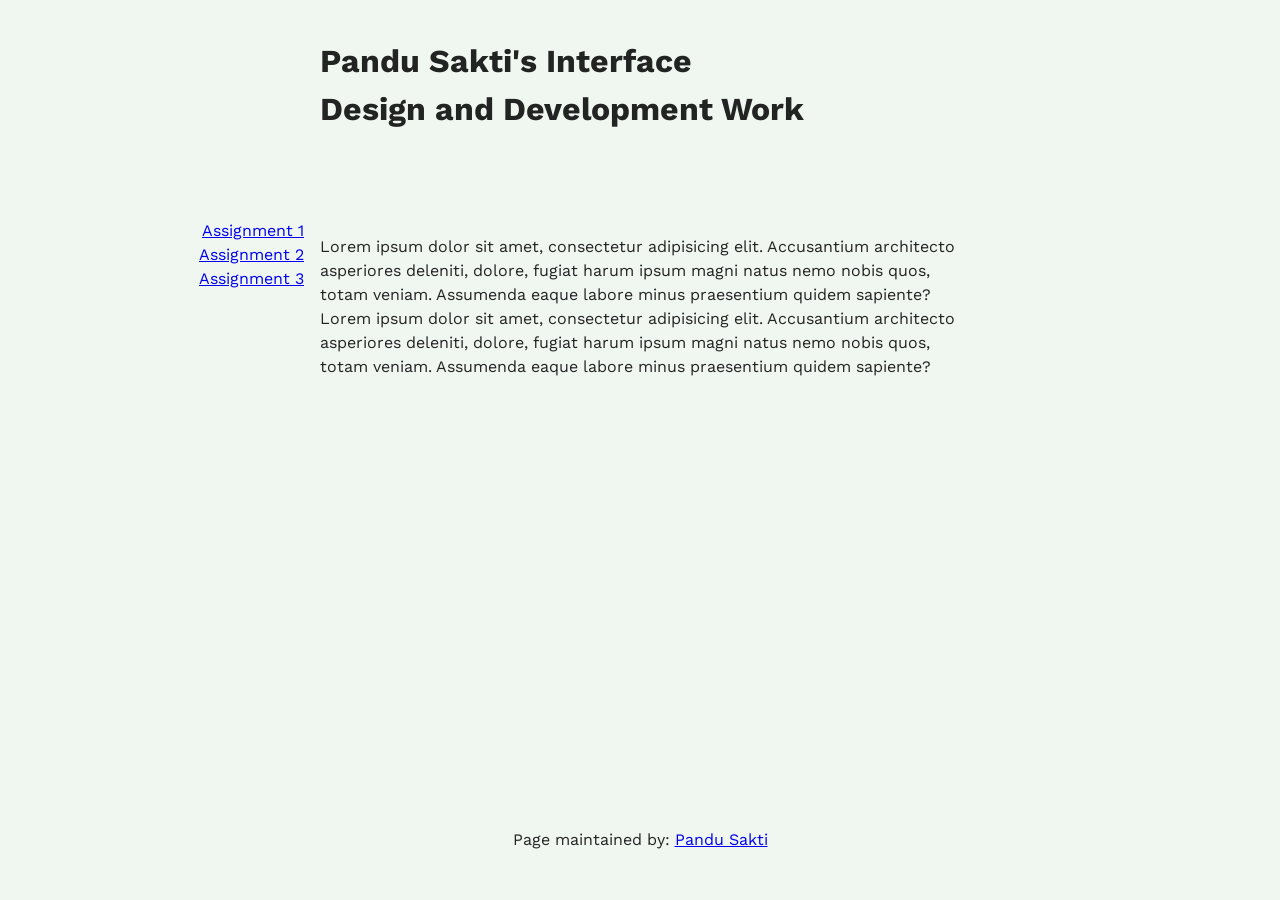
<file: index.html>
<!doctype html>
<html lang="en">
<head>
    <meta charset="UTF-8">
    <meta name="viewport"
          content="width=device-width, user-scalable=no, initial-scale=1.0, maximum-scale=1.0, minimum-scale=1.0">
    <meta http-equiv="X-UA-Compatible" content="ie=edge">

<!-- !!!!! -->
<!--    change this to refer to your specific page  -->
    <title>Pandu's Work Index</title>

<!-- !!!!! -->
<!--  change this to your preferred icon  -->
    <!-- favicon was sourced from favicon.io but the original graphics are copyright 2020 Twitter, Inc
    and other contributors -->
    <!-- They are licensed under CC-BY 4.0 as linked below -->
    <!-- https://creativecommons.org/licenses/by/4.0/ -->
    <link rel="icon" type="image/png" href="./assets/icons/favicon.png">

    <link rel="stylesheet" href="css/reset.css">
    <link rel="stylesheet" href="css/style.css">
</head>
<body>

    <header>
<!-- !!!!! -->
<!--    change this to your preferred online name  -->
        <h1>Pandu Sakti's Interface Design and Development Work</h1>
    </header>

    <div class="mainNavContainer">

        <nav>
            <a href="Assignment1.html">Assignment 1</a>
            <a href="Assignment2.html">Assignment 2</a>
            <a href="Assignment3.html">Assignment 3</a>
        </nav>

        <main>
            <section id="intro-section">
                <p> Lorem ipsum dolor sit amet, consectetur adipisicing elit. Accusantium architecto asperiores deleniti, dolore, fugiat harum ipsum magni natus nemo nobis quos, totam veniam. Assumenda eaque labore minus praesentium quidem sapiente?Lorem ipsum dolor sit amet, consectetur adipisicing elit. Accusantium architecto asperiores deleniti, dolore, fugiat harum ipsum magni natus nemo nobis quos, totam veniam. Assumenda eaque labore minus praesentium quidem sapiente?</p>
            </section>
        </main>

        <!-- this is an empty element which helps with spacing -->
        <aside></aside>

    </div>

    <footer>
        <p>
<!-- !!!!! -->
<!--    change this to your preferred online name and update link to refer to your github page  -->
            Page maintained by:
            <a href="https://github.com/pandurmit" target="_blank">
            Pandu Sakti
            </a>
            <a href="link miro"
                Community of Practice Documentation
        </p>
    </footer>
</body>
</html>
</file>
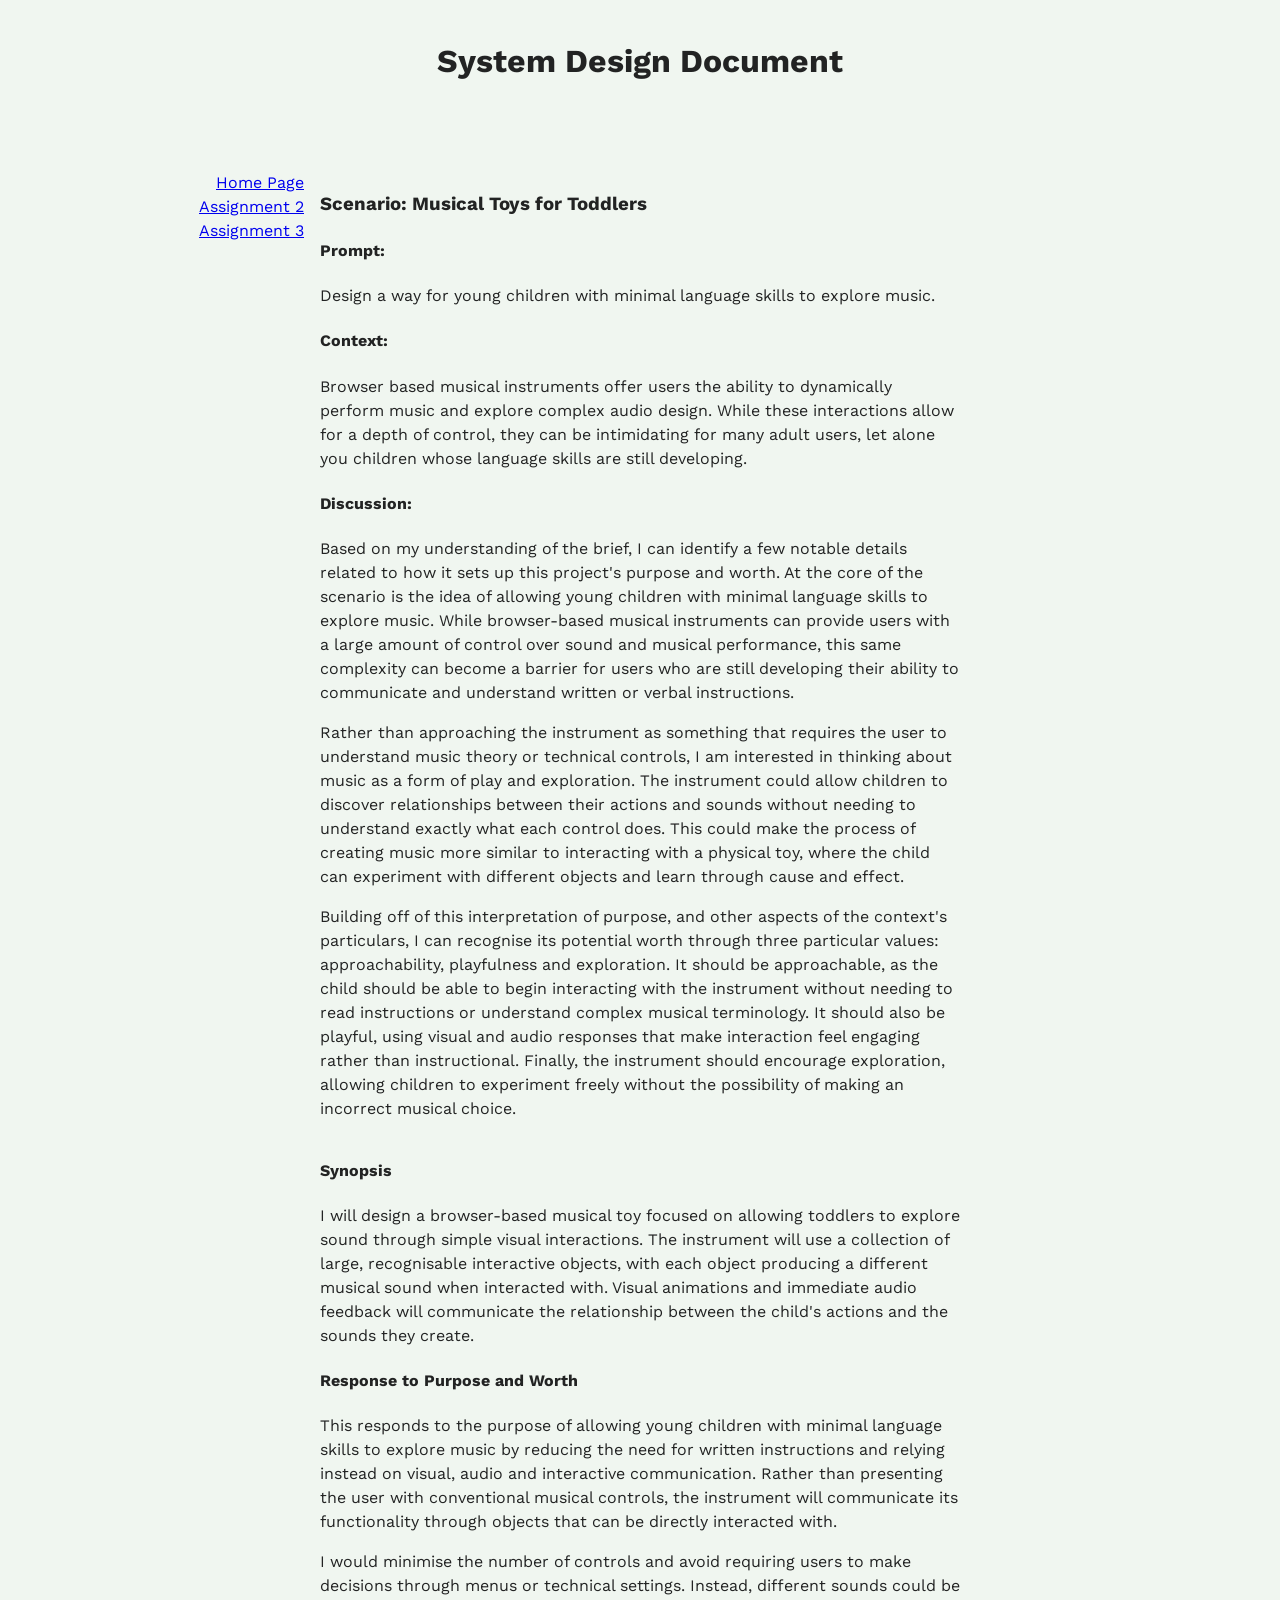
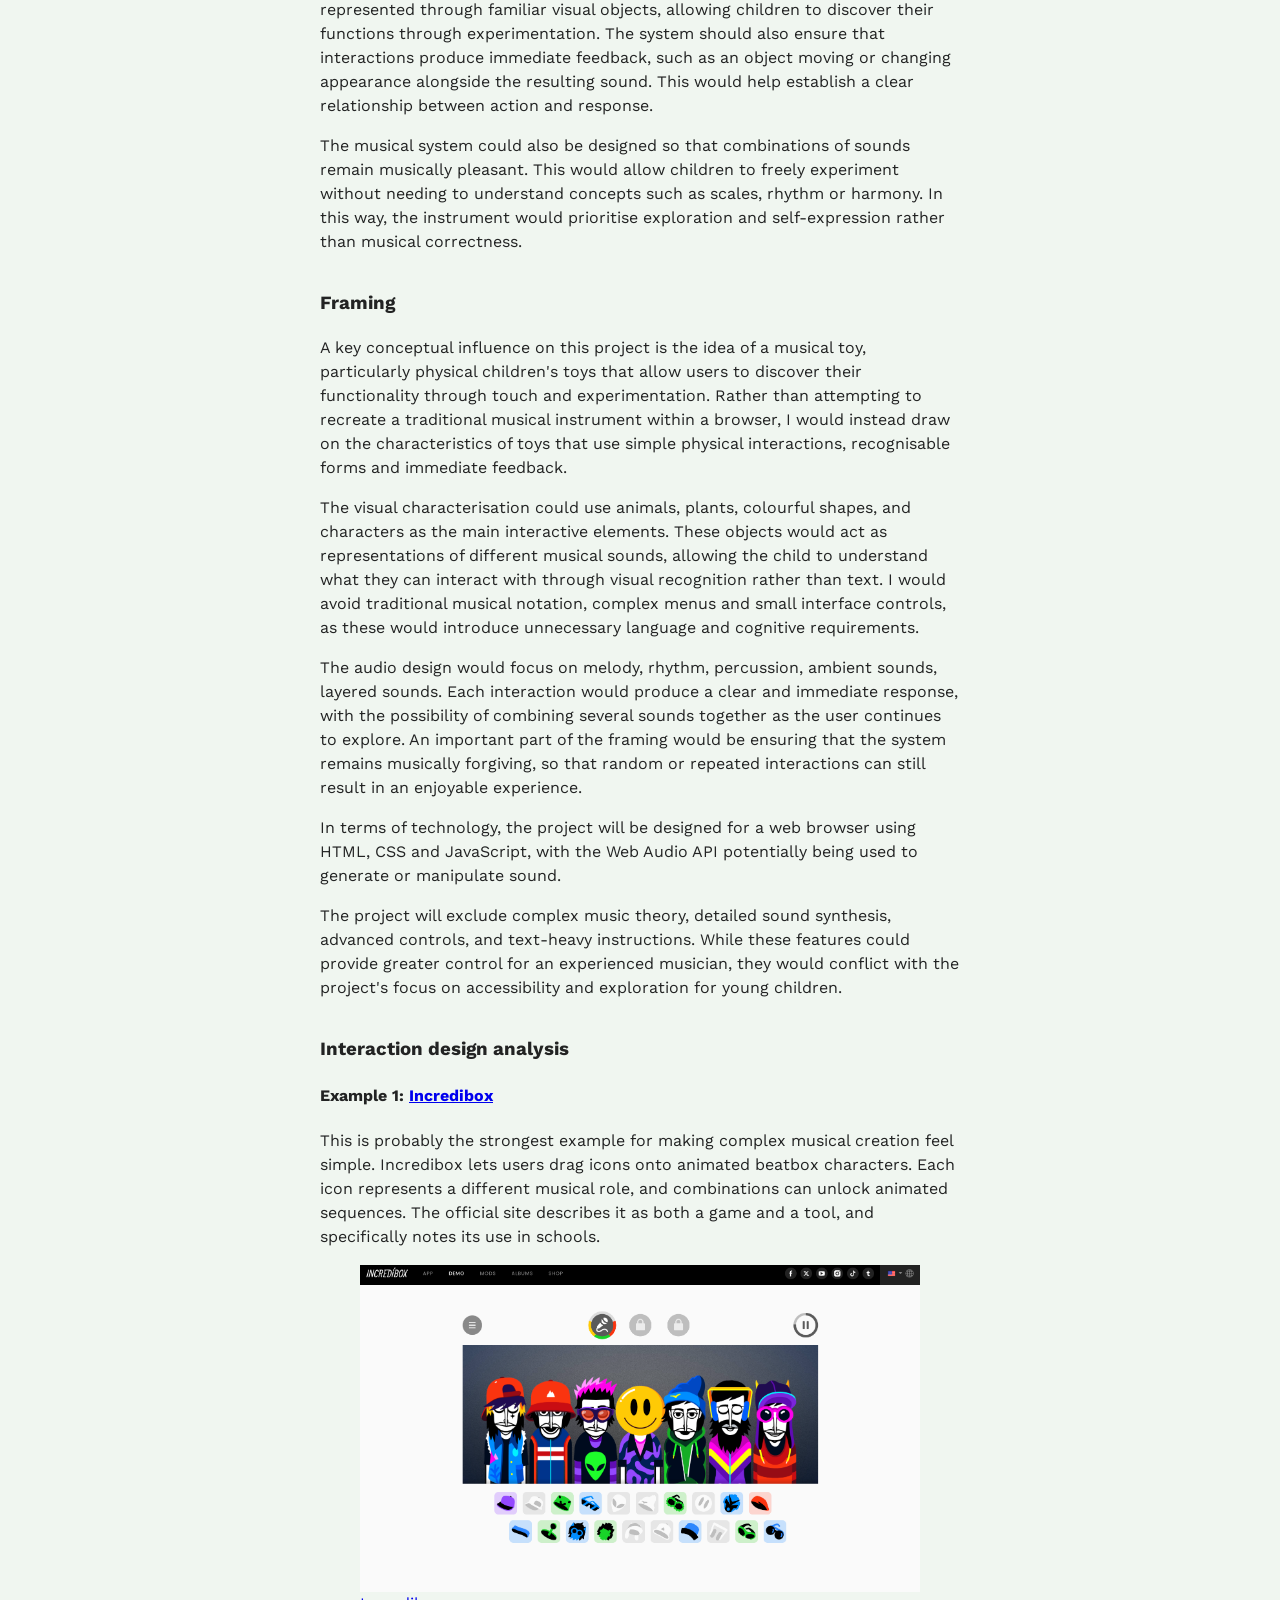
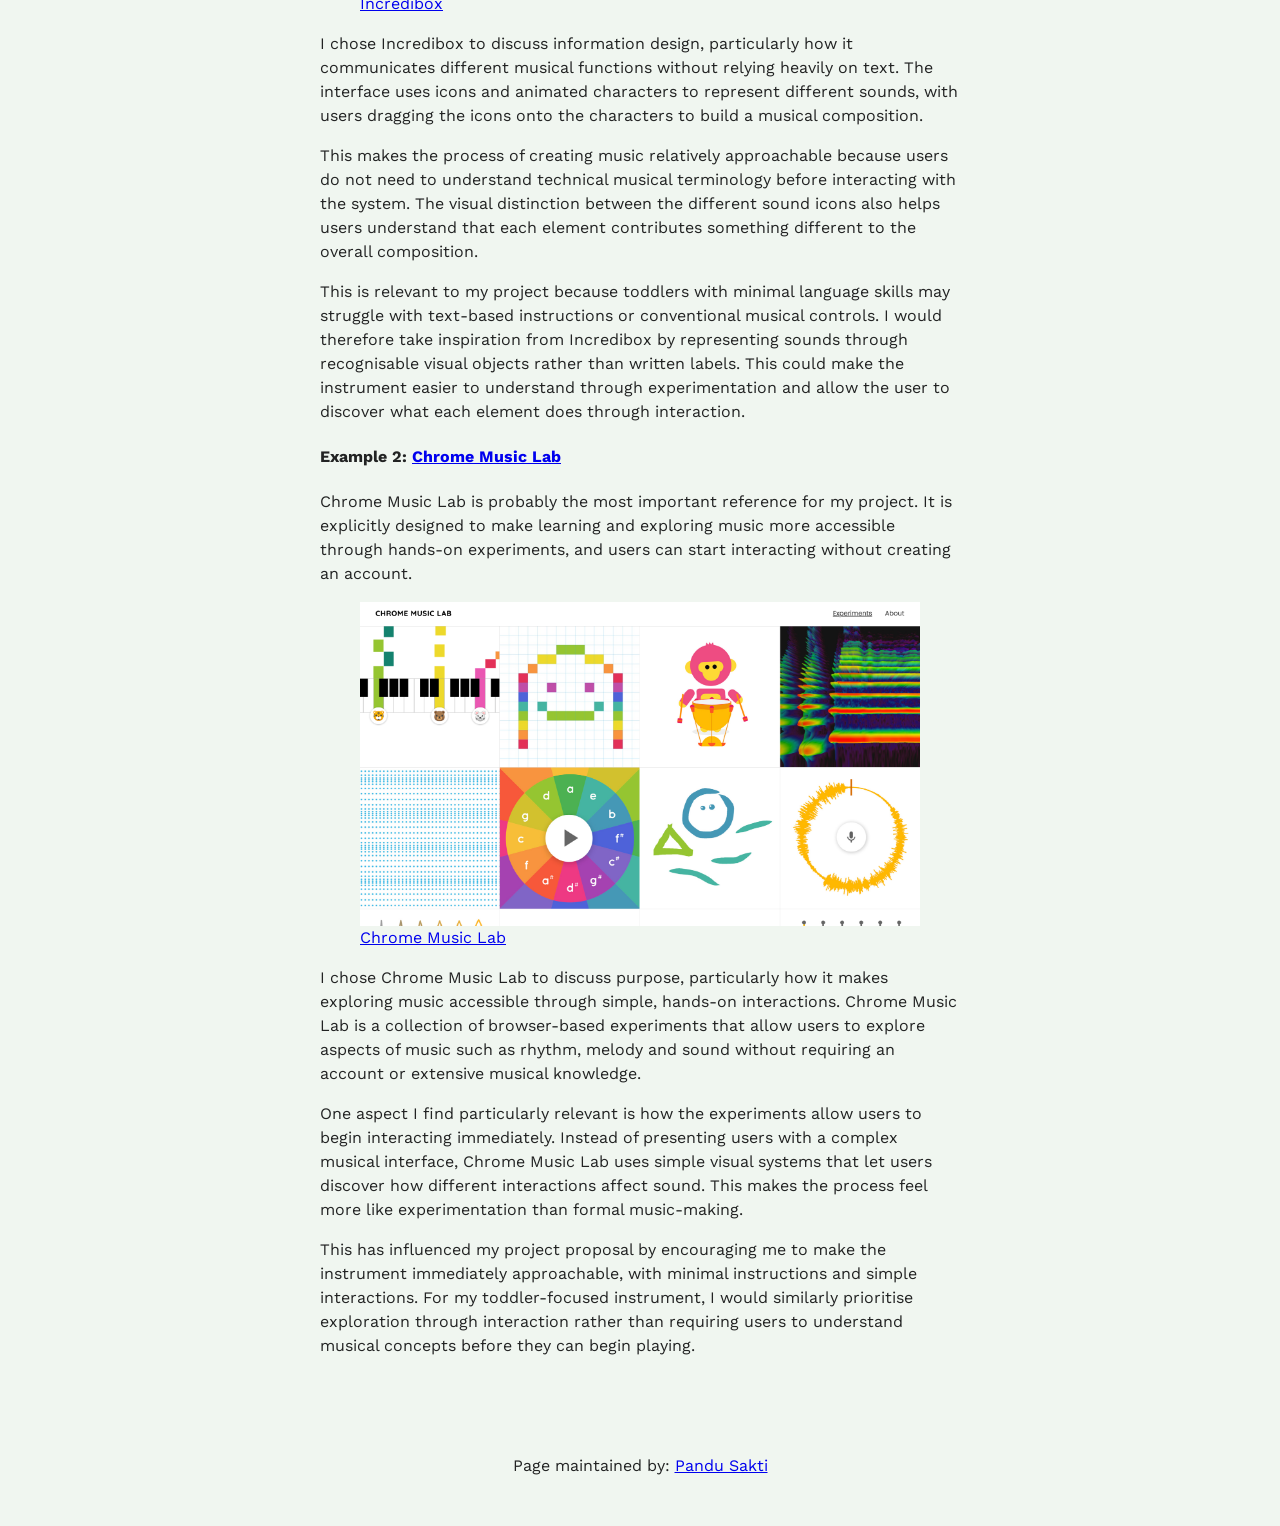
<file: Assignment1.html>
<!doctype html>
<html lang="en">
<head>
    <meta charset="UTF-8">
    <meta name="viewport"
          content="width=device-width, user-scalable=no, initial-scale=1.0, maximum-scale=1.0, minimum-scale=1.0">
    <meta http-equiv="X-UA-Compatible" content="ie=edge">

<!-- !!!!! -->
<!--    change this to refer to your specific page  -->
    <title>Assightment 1</title>

<!-- !!!!! -->
<!--  change this to your preferred icon  -->
    <!-- favicon was sourced from favicon.io but the original graphics are copyright 2020 Twitter, Inc
    and other contributors -->
    <!-- They are licensed under CC-BY 4.0 as linked below -->
    <!-- https://creativecommons.org/licenses/by/4.0/ -->
    <link rel="icon" type="image/png" href="./assets/icons/favicon.png">

    <link rel="stylesheet" href="css/reset.css">
    <link rel="stylesheet" href="css/style.css">
</head>
<body>

    <header>
<!-- !!!!! -->
<!--    change this to your preferred online name  -->
        <h1>System Design Document</h1>
    </header>

    <div class="mainNavContainer">

        <nav>
            <a href="index.html">Home Page</a>
            <a href="Assignment2.html">Assignment 2</a>
            <a href="Assignment3.html">Assignment 3</a>
        </nav>

        <main>

            <section id="scenario-section">

                <h3>Scenario: Musical Toys for Toddlers</h3>

                <h4>Prompt:</h4>

                <p>Design a way for young children with minimal language skills to explore music.</p>

                <h4>Context:</h4>

                <p>
                    Browser based musical instruments offer users the ability to dynamically perform music and explore complex audio design. While these interactions allow for a depth of control, they can be intimidating for many adult users, let alone you children whose language skills are still developing.
                </p>

                <h4>Discussion:</h4>

                <p>
                    Based on my understanding of the brief, I can identify a few notable details related to how it sets up this project's purpose and worth. At the core of the scenario is the idea of allowing young children with minimal language skills to explore music. While browser-based musical instruments can provide users with a large amount of control over sound and musical performance, this same complexity can become a barrier for users who are still developing their ability to communicate and understand written or verbal instructions.
                </p>

                <p>
                    Rather than approaching the instrument as something that requires the user to understand music theory or technical controls, I am interested in thinking about music as a form of play and exploration. The instrument could allow children to discover relationships between their actions and sounds without needing to understand exactly what each control does. This could make the process of creating music more similar to interacting with a physical toy, where the child can experiment with different objects and learn through cause and effect.
                </p>

                <p>
                    Building off of this interpretation of purpose, and other aspects of the context's particulars, I can recognise its potential worth through three particular values: approachability, playfulness and exploration. It should be approachable, as the child should be able to begin interacting with the instrument without needing to read instructions or understand complex musical terminology. It should also be playful, using visual and audio responses that make interaction feel engaging rather than instructional. Finally, the instrument should encourage exploration, allowing children to experiment freely without the possibility of making an incorrect musical choice.
                </p>

            </section>

            <section>

                <h4>Synopsis</h4>

                <p>
                    I will design a browser-based musical toy focused on allowing toddlers to explore sound through simple visual interactions. The instrument will use a collection of large, recognisable interactive objects, with each object producing a different musical sound when interacted with. Visual animations and immediate audio feedback will communicate the relationship between the child's actions and the sounds they create.
                </p>

                <h4>Response to Purpose and Worth</h4>

                <p>
                    This responds to the purpose of allowing young children with minimal language skills to explore music by reducing the need for written instructions and relying instead on visual, audio and interactive communication. Rather than presenting the user with conventional musical controls, the instrument will communicate its functionality through objects that can be directly interacted with.
                </p>

                <p>
                    I would minimise the number of controls and avoid requiring users to make decisions through menus or technical settings. Instead, different sounds could be represented through familiar visual objects, allowing children to discover their functions through experimentation. The system should also ensure that interactions produce immediate feedback, such as an object moving or changing appearance alongside the resulting sound. This would help establish a clear relationship between action and response.
                </p>

                <p>
                    The musical system could also be designed so that combinations of sounds remain musically pleasant. This would allow children to freely experiment without needing to understand concepts such as scales, rhythm or harmony. In this way, the instrument would prioritise exploration and self-expression rather than musical correctness.
                </p>

            </section>

            <section>
                <h3>Framing</h3>
                <p>
                    A key conceptual influence on this project is the idea of a musical toy, particularly physical children's toys that allow users to discover their functionality through touch and experimentation. Rather than attempting to recreate a traditional musical instrument within a browser, I would instead draw on the characteristics of toys that use simple physical interactions, recognisable forms and immediate feedback.
                </p>

                <p>
                    The visual characterisation could use animals, plants, colourful shapes, and characters as the main interactive elements. These objects would act as representations of different musical sounds, allowing the child to understand what they can interact with through visual recognition rather than text. I would avoid traditional musical notation, complex menus and small interface controls, as these would introduce unnecessary language and cognitive requirements.
                </p>

                <p>
                    The audio design would focus on melody, rhythm, percussion, ambient sounds, layered sounds. Each interaction would produce a clear and immediate response, with the possibility of combining several sounds together as the user continues to explore. An important part of the framing would be ensuring that the system remains musically forgiving, so that random or repeated interactions can still result in an enjoyable experience.
                </p>

                <p>
                    In terms of technology, the project will be designed for a web browser using HTML, CSS and JavaScript, with the Web Audio API potentially being used to generate or manipulate sound. 
                </p>

                <p>
                    The project will exclude complex music theory, detailed sound synthesis, advanced controls, and text-heavy instructions. While these features could provide greater control for an experienced musician, they would conflict with the project's focus on accessibility and exploration for young children.
                </p>
             

            </section>

            <section>
                <h3>Interaction design analysis</h3>
                <h4>
                    Example 1:
                    <a href="https://www.incredibox.com" target="_blank">Incredibox</a>
                </h4>
                <p>
                    This is probably the strongest example for making complex musical creation feel simple. Incredibox lets users drag icons onto animated beatbox characters. Each icon represents a different musical role, and combinations can unlock animated sequences. The official site describes it as both a game and a tool, and specifically notes its use in schools.
                </p>

                <figure>
                    <img src="./assets/images/incredibox ss.png" alt="screen shot of Incredibox UI">
                    <figcaption>
                        <a href="https://www.incredibox.com">Incredibox</a>
                    </figcaption>
                </figure>

                <p>
                    I chose Incredibox to discuss information design, particularly how it communicates different musical functions without relying heavily on text. The interface uses icons and animated characters to represent different sounds, with users dragging the icons onto the characters to build a musical composition.
                </p>
                <p>
                    This makes the process of creating music relatively approachable because users do not need to understand technical musical terminology before interacting with the system. The visual distinction between the different sound icons also helps users understand that each element contributes something different to the overall composition.
                </p>
                <p>
                    This is relevant to my project because toddlers with minimal language skills may struggle with text-based instructions or conventional musical controls. I would therefore take inspiration from Incredibox by representing sounds through recognisable visual objects rather than written labels. This could make the instrument easier to understand through experimentation and allow the user to discover what each element does through interaction.
                </p>
                 <h4>
                    Example 2:
                    <a href="https://musiclab.chromeexperiments.com" target="_blank">Chrome Music Lab</a>
                </h4>
                <p>
                    Chrome Music Lab is probably the most important reference for my project. It is explicitly designed to make learning and exploring music more accessible through hands-on experiments, and users can start interacting without creating an account.
                </p>

                <figure>
                    <img src="./assets/images/Chrome music lab.png" alt="screen shot of Chrome Music Lab UI">
                    <figcaption>
                        <a href="https://musiclab.chromeexperiments.com">Chrome Music Lab</a>
                    </figcaption>
                </figure>

                <p>
                    I chose Chrome Music Lab to discuss purpose, particularly how it makes exploring music accessible through simple, hands-on interactions. Chrome Music Lab is a collection of browser-based experiments that allow users to explore aspects of music such as rhythm, melody and sound without requiring an account or extensive musical knowledge.
                </p>
                <p>
                    One aspect I find particularly relevant is how the experiments allow users to begin interacting immediately. Instead of presenting users with a complex musical interface, Chrome Music Lab uses simple visual systems that let users discover how different interactions affect sound. This makes the process feel more like experimentation than formal music-making.
                </p>
                <p>
                    This has influenced my project proposal by encouraging me to make the instrument immediately approachable, with minimal instructions and simple interactions. For my toddler-focused instrument, I would similarly prioritise exploration through interaction rather than requiring users to understand musical concepts before they can begin playing.
                </p>
            </section>

        </main>
    
        <!-- this is an empty element which helps with spacing -->
        <aside></aside>

    </div>

    <footer>
        <p>
<!-- !!!!! -->
<!--    change this to your preferred online name and update link to refer to your github page  -->
            Page maintained by:
            <a href="https://github.com/pandurmit" target="_blank">
            Pandu Sakti
            </a>
            <a href="link miro"
                Community of Practice Documentation
        </p>
    </footer>
</body>
</html>
</file>
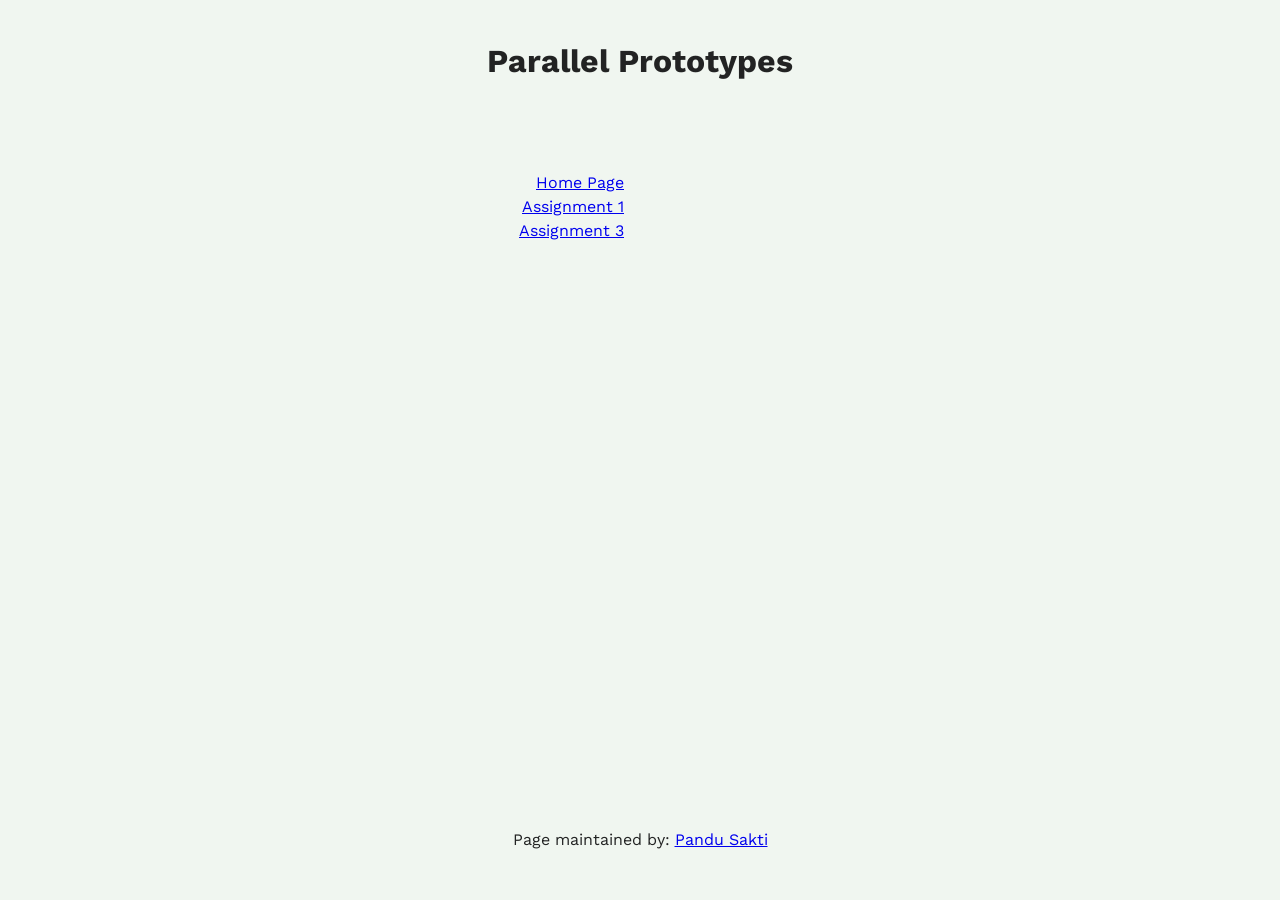
<file: Assignment2.html>
<!doctype html>
<html lang="en">
<head>
    <meta charset="UTF-8">
    <meta name="viewport"
          content="width=device-width, user-scalable=no, initial-scale=1.0, maximum-scale=1.0, minimum-scale=1.0">
    <meta http-equiv="X-UA-Compatible" content="ie=edge">

<!-- !!!!! -->
<!--    change this to refer to your specific page  -->
    <title>Assightment 2</title>

<!-- !!!!! -->
<!--  change this to your preferred icon  -->
    <!-- favicon was sourced from favicon.io but the original graphics are copyright 2020 Twitter, Inc
    and other contributors -->
    <!-- They are licensed under CC-BY 4.0 as linked below -->
    <!-- https://creativecommons.org/licenses/by/4.0/ -->
    <link rel="icon" type="image/png" href="./assets/icons/favicon.png">

    <link rel="stylesheet" href="css/reset.css">
    <link rel="stylesheet" href="css/style.css">
</head>
<body>

    <header>
<!-- !!!!! -->
<!--    change this to your preferred online name  -->
        <h1>Parallel Prototypes</h1>
    </header>

    <div class="mainNavContainer">

        <nav>
            <a href="index.html">Home Page</a>
            <a href="Assignment1.html">Assignment 1</a>
            <a href="Assignment3.html">Assignment 3</a>
        </nav>

        <main>

            <section id="scenario-section">


            </section>

        </main>
    
        <!-- this is an empty element which helps with spacing -->
        <aside></aside>

    </div>

    <footer>
        <p>
<!-- !!!!! -->
<!--    change this to your preferred online name and update link to refer to your github page  -->
            Page maintained by:
            <a href="https://github.com/pandurmit" target="_blank">
            Pandu Sakti
            </a>
            <a href="link miro"
                Community of Practice Documentation
        </p>
    </footer>
</body>
</html>
</file>
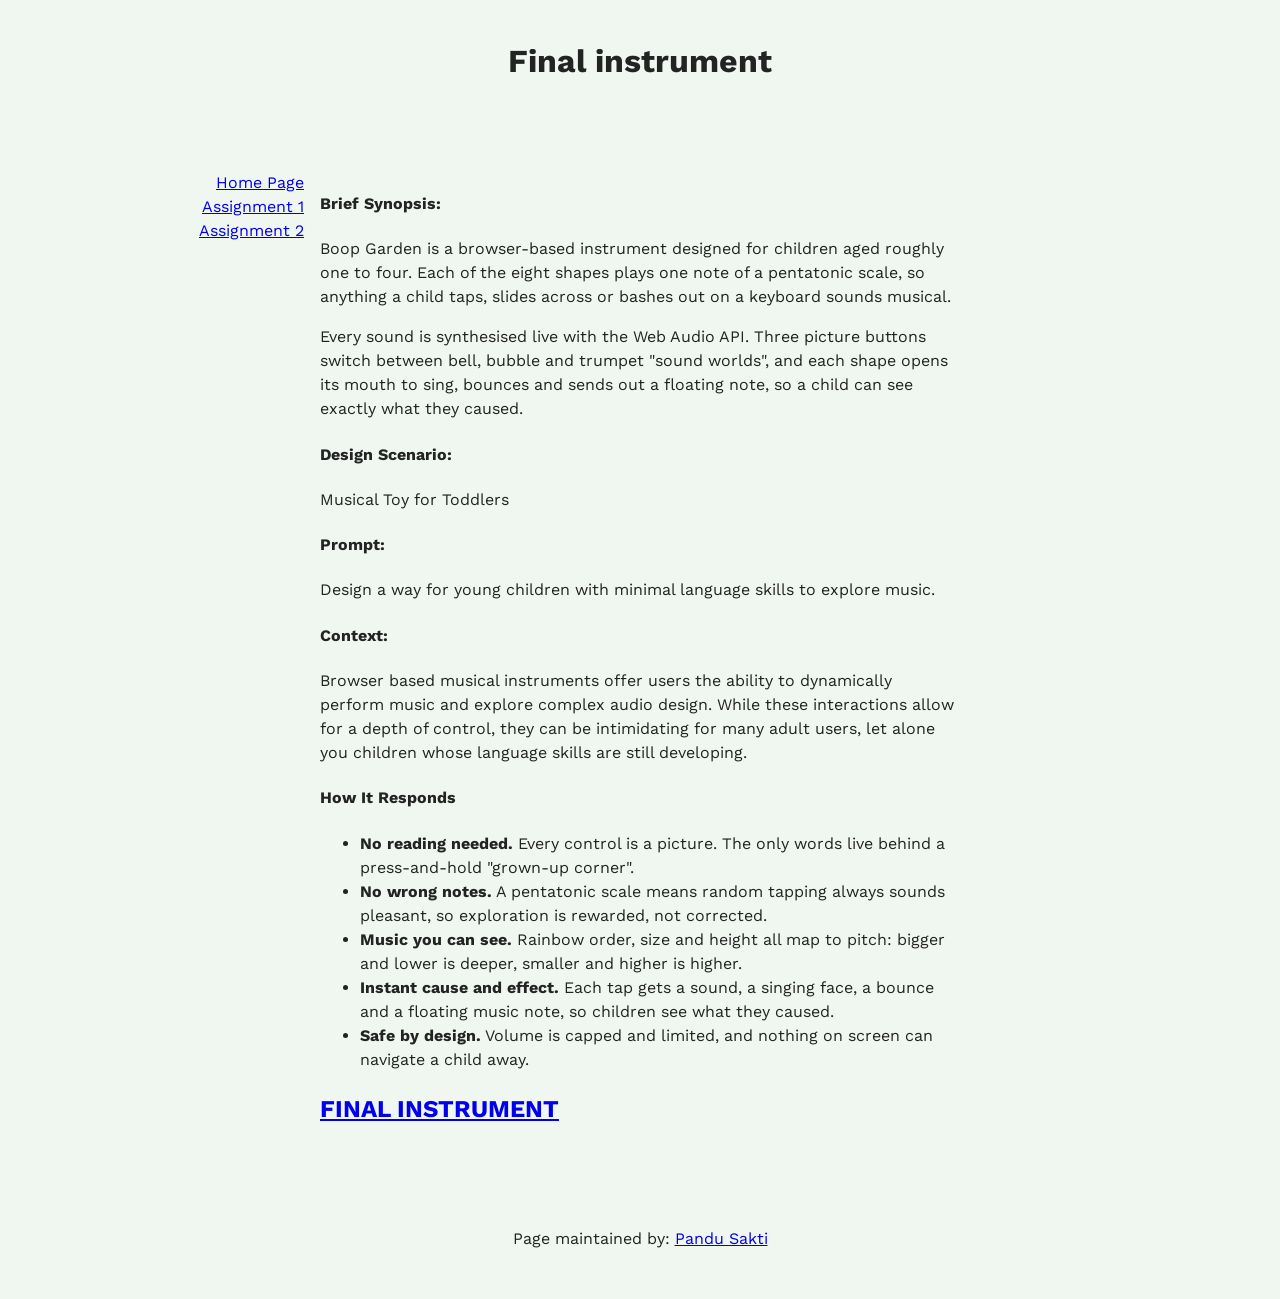
<file: Assignment3.html>
<!doctype html>
<html lang="en">
<head>
    <meta charset="UTF-8">
    <meta name="viewport"
          content="width=device-width, user-scalable=no, initial-scale=1.0, maximum-scale=1.0, minimum-scale=1.0">
    <meta http-equiv="X-UA-Compatible" content="ie=edge">

<!-- !!!!! -->
<!--    change this to refer to your specific page  -->
    <title>Assightment 3</title>

<!-- !!!!! -->
<!--  change this to your preferred icon  -->
    <!-- favicon was sourced from favicon.io but the original graphics are copyright 2020 Twitter, Inc
    and other contributors -->
    <!-- They are licensed under CC-BY 4.0 as linked below -->
    <!-- https://creativecommons.org/licenses/by/4.0/ -->
    <link rel="icon" type="image/png" href="./assets/icons/favicon.png">

    <link rel="stylesheet" href="css/reset.css">
    <link rel="stylesheet" href="css/style.css">
</head>
<body>

    <header>
<!-- !!!!! -->
<!--    change this to your preferred online name  -->
        <h1>Final instrument</h1>
    </header>

    <div class="mainNavContainer">

        <nav>
            <a href="index.html">Home Page</a>
            <a href="Assignment1.html">Assignment 1</a>
            <a href="Assignment2.html">Assignment 2</a>
        </nav>

        <main>

           <section id="scenario-section">

                <h4>Brief Synopsis:</h4>

                <p>Boop Garden is a browser-based instrument designed for children aged roughly one to four. Each of the eight shapes plays one note of a pentatonic scale, so anything a child taps, slides across or bashes out on a keyboard sounds musical.</p>
                <p>Every sound is synthesised live with the Web Audio API. Three picture buttons switch between bell, bubble and trumpet "sound worlds", and each shape opens its mouth to sing, bounces and sends out a floating note, so a child can see exactly what they caused.</p>

                <h4>Design Scenario:</h4>

                <p>Musical Toy for Toddlers</p>

                 <h4>Prompt:</h4>

                <p>Design a way for young children with minimal language skills to explore music.</p>

                <h4>Context:</h4>

                <p>
                    Browser based musical instruments offer users the ability to dynamically perform music and explore complex audio design. While these interactions allow for a depth of control, they can be intimidating for many adult users, let alone you children whose language skills are still developing.
                </p>
                
                <h4>How It Responds</h4>
                 <ul>
                    <li><strong>No reading needed.</strong> Every control is a picture. The only words live behind a press-and-hold "grown-up corner".</li>
                    <li><strong>No wrong notes.</strong> A pentatonic scale means random tapping always sounds pleasant, so exploration is rewarded, not corrected.</li>
                    <li><strong>Music you can see.</strong> Rainbow order, size and height all map to pitch: bigger and lower is deeper, smaller and higher is higher.</li>
                    <li><strong>Instant cause and effect.</strong> Each tap gets a sound, a singing face, a bounce and a floating music note, so children see what they caused.</li>
                    <li><strong>Safe by design.</strong> Volume is capped and limited, and nothing on screen can navigate a child away.</li>
                </ul>

                <h2><a href="instrument.html">FINAL INSTRUMENT</a></h2>
        

            </section>

        </main>
    
        <!-- this is an empty element which helps with spacing -->
        <aside></aside>

    </div>

    <footer>
        <p>
<!-- !!!!! -->
<!--    change this to your preferred online name and update link to refer to your github page  -->
            Page maintained by:
            <a href="https://github.com/pandurmit" target="_blank">
            Pandu Sakti
            </a>
            <a href="link miro"
                Community of Practice Documentation
        </p>
    </footer>
</body>
</html>
</file>
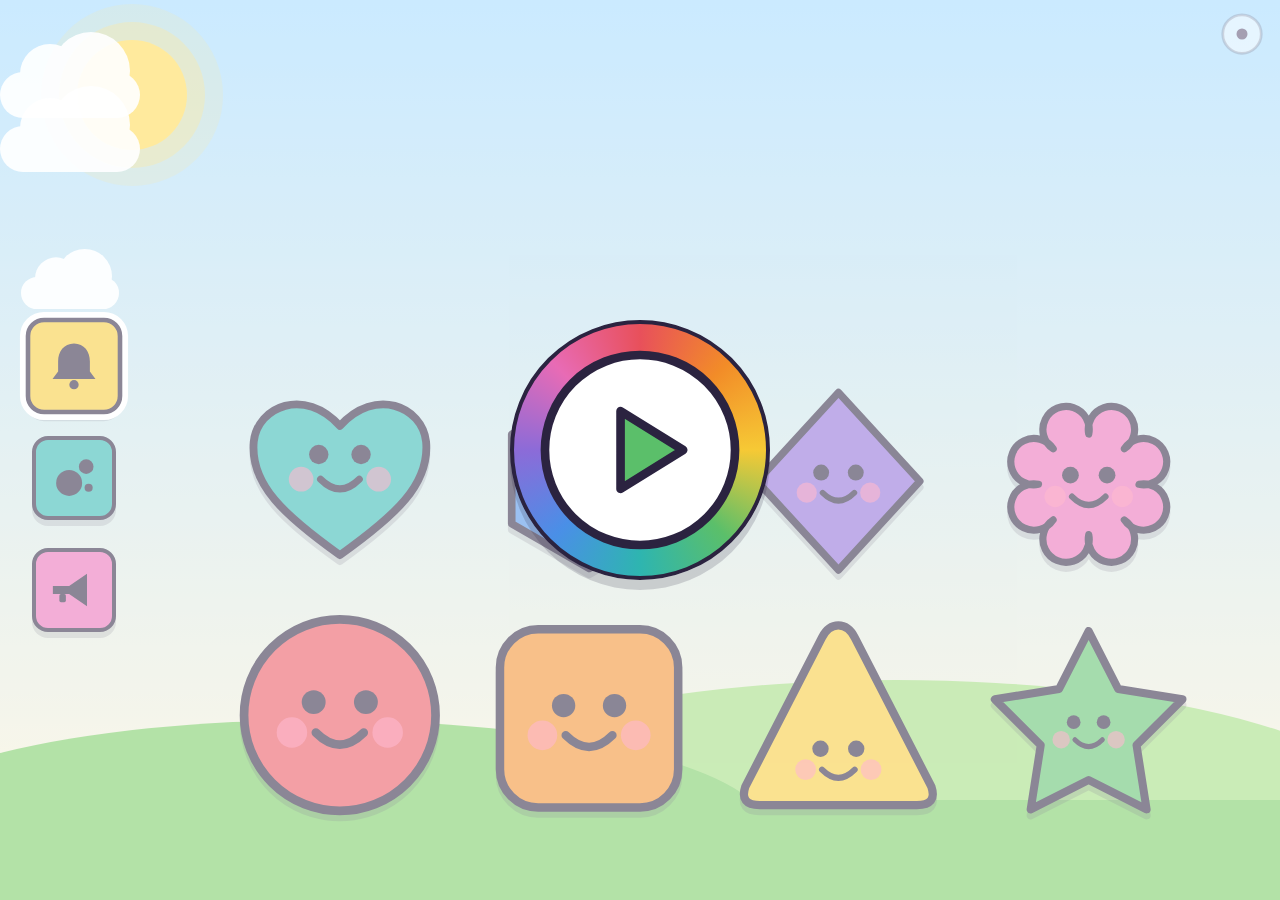
<file: instrument.html>
<!doctype html>
<html lang="en">
<head>
  <meta charset="utf-8">
  <meta name="viewport" content="width=device-width, initial-scale=1">
  <title>Boop Garden · play</title>
  <link rel="preconnect" href="https://fonts.googleapis.com">
  <link rel="preconnect" href="https://fonts.gstatic.com" crossorigin>
  <link rel="stylesheet" href="https://fonts.googleapis.com/css2?family=Atkinson+Hyperlegible:wght@400;700&family=Baloo+2:wght@600;800&display=swap">
  <link rel="stylesheet" href="css/main.css">
  <link rel="stylesheet" href="css/instrument.css">
  <script src="js/script.js" defer></script>
</head>
<body class="world-bell">

  <!-- Background scenery, just for fun (hidden from screen readers) -->
  <div class="scenery" aria-hidden="true">
    <div class="sun"></div>
    <div class="cloud cloud-1"></div>
    <div class="cloud cloud-2"></div>
    <div class="cloud cloud-3"></div>
    <div class="hill hill-back"></div>
    <div class="hill hill-front"></div>
  </div>

  <!-- Grown-up corner: small and in the corner. Press and hold to open. -->
  <header class="corner">
    <h1 class="visually-hidden">Boop Garden</h1>
    <button class="grownup" id="grownup" aria-label="Grown-up settings. Press and hold to open.">
      <svg viewBox="0 0 48 48" aria-hidden="true">
        <circle class="ring" cx="24" cy="24" r="21"/>
        <circle class="ring-fill" cx="24" cy="24" r="21" pathLength="100"/>
        <circle class="dot" cx="24" cy="24" r="6"/>
      </svg>
    </button>
  </header>

  <!-- The eight musical shapes, lowest note first -->
  <main class="stage">
    <div class="pads" role="group" aria-label="Musical shapes, from lowest note to highest">
      <button class="pad" data-note="0" aria-label="Red circle, note C">
        <svg viewBox="0 0 100 100" aria-hidden="true">
          <circle class="shape" cx="50" cy="52" r="44"/>
          <g class="face">
            <circle class="cheek" cx="28" cy="60" r="7"/>
            <circle class="cheek" cx="72" cy="60" r="7"/>
            <circle cx="38" cy="46" r="5.5"/>
            <circle cx="62" cy="46" r="5.5"/>
            <path class="smile" d="M39 60Q50 71 61 60"/>
            <ellipse class="open-mouth" cx="50" cy="64" rx="8" ry="9"/>
          </g>
        </svg>
      </button>
      <button class="pad" data-note="1" aria-label="Orange square, note D">
        <svg viewBox="0 0 100 100" aria-hidden="true">
          <rect class="shape" x="8" y="10" width="84" height="84" rx="18"/>
          <g class="face">
            <circle class="cheek" cx="28" cy="60" r="7"/>
            <circle class="cheek" cx="72" cy="60" r="7"/>
            <circle cx="38" cy="46" r="5.5"/>
            <circle cx="62" cy="46" r="5.5"/>
            <path class="smile" d="M39 60Q50 71 61 60"/>
            <ellipse class="open-mouth" cx="50" cy="64" rx="8" ry="9"/>
          </g>
        </svg>
      </button>
      <button class="pad" data-note="2" aria-label="Yellow triangle, note E">
        <svg viewBox="0 0 100 100" aria-hidden="true">
          <path class="shape" d="M50 6Q55 6 58 12L95 84Q98 93 88 93H12Q2 93 5 84L42 12Q45 6 50 6Z"/>
          <g class="face" transform="translate(50 70) scale(0.72) translate(-50 -52)">
            <circle class="cheek" cx="28" cy="60" r="7"/>
            <circle class="cheek" cx="72" cy="60" r="7"/>
            <circle cx="38" cy="46" r="5.5"/>
            <circle cx="62" cy="46" r="5.5"/>
            <path class="smile" d="M39 60Q50 71 61 60"/>
            <ellipse class="open-mouth" cx="50" cy="64" rx="8" ry="9"/>
          </g>
        </svg>
      </button>
      <button class="pad" data-note="3" aria-label="Green star, note G">
        <svg viewBox="0 0 100 100" aria-hidden="true">
          <path class="shape" d="M50 6L64.7 34.8L96.6 39.9L73.8 62.7L78.8 94.6L50 80L21.2 94.6L26.2 62.7L3.4 39.9L35.3 34.8Z"/>
          <g class="face" transform="translate(50 55) scale(0.62) translate(-50 -52)">
            <circle class="cheek" cx="28" cy="60" r="7"/>
            <circle class="cheek" cx="72" cy="60" r="7"/>
            <circle cx="38" cy="46" r="5.5"/>
            <circle cx="62" cy="46" r="5.5"/>
            <path class="smile" d="M39 60Q50 71 61 60"/>
            <ellipse class="open-mouth" cx="50" cy="64" rx="8" ry="9"/>
          </g>
        </svg>
      </button>
      <button class="pad" data-note="4" aria-label="Teal heart, note A">
        <svg viewBox="0 0 100 100" aria-hidden="true">
          <path class="shape" d="M50 92C22 72 4 56 6 34 8 16 32 6 50 26 68 6 92 16 94 34 96 56 78 72 50 92Z"/>
          <g class="face" transform="translate(50 46) scale(0.9) translate(-50 -52)">
            <circle class="cheek" cx="28" cy="60" r="7"/>
            <circle class="cheek" cx="72" cy="60" r="7"/>
            <circle cx="38" cy="46" r="5.5"/>
            <circle cx="62" cy="46" r="5.5"/>
            <path class="smile" d="M39 60Q50 71 61 60"/>
            <ellipse class="open-mouth" cx="50" cy="64" rx="8" ry="9"/>
          </g>
        </svg>
      </button>
      <button class="pad" data-note="5" aria-label="Blue hexagon, high note C">
        <svg viewBox="0 0 100 100" aria-hidden="true">
          <path class="shape" d="M50 5L90.7 28.5L90.7 75.5L50 99L9.3 75.5L9.3 28.5Z"/>
          <g class="face" transform="translate(50 52) scale(0.95) translate(-50 -52)">
            <circle class="cheek" cx="28" cy="60" r="7"/>
            <circle class="cheek" cx="72" cy="60" r="7"/>
            <circle cx="38" cy="46" r="5.5"/>
            <circle cx="62" cy="46" r="5.5"/>
            <path class="smile" d="M39 60Q50 71 61 60"/>
            <ellipse class="open-mouth" cx="50" cy="64" rx="8" ry="9"/>
          </g>
        </svg>
      </button>
      <button class="pad" data-note="6" aria-label="Purple diamond, high note D">
        <svg viewBox="0 0 100 100" aria-hidden="true">
          <path class="shape" d="M50 4L94 52L50 100L6 52Z"/>
          <g class="face" transform="translate(50 52) scale(0.78) translate(-50 -52)">
            <circle class="cheek" cx="28" cy="60" r="7"/>
            <circle class="cheek" cx="72" cy="60" r="7"/>
            <circle cx="38" cy="46" r="5.5"/>
            <circle cx="62" cy="46" r="5.5"/>
            <path class="smile" d="M39 60Q50 71 61 60"/>
            <ellipse class="open-mouth" cx="50" cy="64" rx="8" ry="9"/>
          </g>
        </svg>
      </button>
      <button class="pad" data-note="7" aria-label="Pink flower, high note E">
        <svg viewBox="0 0 100 100" aria-hidden="true">
          <path class="shape" d="M50 24A12.9 12.9 0 1 1 69.8 32.2A12.9 12.9 0 1 1 78 52A12.9 12.9 0 1 1 69.8 71.8A12.9 12.9 0 1 1 50 80A12.9 12.9 0 1 1 30.2 71.8A12.9 12.9 0 1 1 22 52A12.9 12.9 0 1 1 30.2 32.2A12.9 12.9 0 1 1 50 24Z"/>
          <g class="face" transform="translate(50 52) scale(0.85) translate(-50 -52)">
            <circle class="cheek" cx="28" cy="60" r="7"/>
            <circle class="cheek" cx="72" cy="60" r="7"/>
            <circle cx="38" cy="46" r="5.5"/>
            <circle cx="62" cy="46" r="5.5"/>
            <path class="smile" d="M39 60Q50 71 61 60"/>
            <ellipse class="open-mouth" cx="50" cy="64" rx="8" ry="9"/>
          </g>
        </svg>
      </button>
    </div>
  </main>

  <!-- Sound worlds: picture buttons, no reading needed -->
  <nav class="worlds" aria-label="Sound worlds">
    <button class="world" data-world="bell" aria-pressed="true" aria-label="Bell sounds">
      <svg viewBox="0 0 64 64" aria-hidden="true">
        <path d="M32 8c-11 0-17 9-17 19v11l-6 8h46l-6-8V27c0-10-6-19-17-19Z"/>
        <circle cx="32" cy="52" r="5"/>
      </svg>
    </button>
    <button class="world" data-world="bubble" aria-pressed="false" aria-label="Bubble sounds">
      <svg viewBox="0 0 64 64" aria-hidden="true">
        <circle cx="26" cy="38" r="16"/>
        <circle cx="47" cy="18" r="9"/>
        <circle cx="50" cy="44" r="5"/>
      </svg>
    </button>
    <button class="world" data-world="toot" aria-pressed="false" aria-label="Trumpet sounds">
      <svg viewBox="0 0 64 64" aria-hidden="true">
        <path d="M6 27h20l22-15v40L26 37H6Z"/>
        <rect x="14" y="37" width="8" height="10" rx="2"/>
      </svg>
    </button>
  </nav>

  <!-- Start screen: browsers need one tap before they allow sound -->
  <div class="start" id="start">
    <button class="start-button" id="startButton" aria-label="Start playing">
      <svg viewBox="0 0 100 100" aria-hidden="true">
        <circle cx="50" cy="50" r="44"/>
        <path d="M41 32 L70 50 L41 68 Z"/>
      </svg>
    </button>
  </div>

  <!-- Grown-up settings -->
  <dialog class="settings" id="settings">
    <form method="dialog">
      <h2>Grown-up corner</h2>

      <label for="volume">Volume</label>
      <input type="range" id="volume" min="0" max="1" step="0.1" value="0.7">

      <label class="toggle">
        <input type="checkbox" id="calm">
        Calm mode (no bouncing)
      </label>

      <p>Keys <kbd>A</kbd> to <kbd>K</kbd> play the shapes from low to high. Any other key plays a surprise note.</p>

      <p><a href="../index.html">About this project</a> · <a href="../docs.html">How it works</a></p>

      <button class="close">Back to playing</button>
    </form>
  </dialog>
</body>
</html>
</file>
<file: css/style.css>
/*!!!!!*/
/*add in your own font imports here*/
/*remember to update them in the rest of the CSS : eg the body selector*/
@import url('https://fonts.googleapis.com/css2?family=Work+Sans:ital,wght@0,100..900;1,100..900&display=swap');

/*!!!!!*/
/*change out, and/or add colours to the colour scheme*/
:root{
    /* basic 2-bit palette from 1bit Monitor Glow Palette by Polyducks */
    /* https://lospec.com/palette-list/1bit-monitor-glow */
    --colour-1: #222323;
    --colour-2: #f0f6f0;
}

/* this swaps the colour order to account for user's OS dark mode */
/*!!!!!*/
/*remember to update the colours here too to reflect the above changes*/
@media (prefers-color-scheme: dark) {
    :root{
        --colour-1: #f0f6f0;
        --colour-2: #222323;
    }
}


body {
    background-color: var(--colour-2);
    color: var(--colour-1);
    font-family: 'Work Sans', sans-serif;
    line-height: 1.5;
    padding: 1rem;
    display: flex;
    flex-direction: column;
    gap: 1rem;
}

header {
    display: flex;
    justify-content: center;
    margin-block-end: 3rem;
}

.mainNavContainer {
    flex: 1;
    display: flex;
    justify-content: center;
    gap: 1rem;
}

nav {
    display: flex;
    flex-direction: column;
    min-width: fit-content;
    flex: 1;
    align-items: flex-end;
}

main {
    display: flex;
    flex-direction: column;
    align-items: center;
}

section {
    max-width: 80rch;
}

.firstSectionHeading {
    margin-top: 0;
}

aside {
    visibility: hidden;
    flex: 1;
}

footer {
    display: flex;
    justify-content: center;
    margin-block-start: 3rem;
}

/*technique from Kevin Powell*/
/*https://youtu.be/CU8Plk-53RU?si=zMpP0Pfbg1SaXeDB&t=255*/
/*longer post about how this works and the * + * selector*/
/*https://alistapart.com/article/axiomatic-css-and-lobotomized-owls/*/
.prose > * + * {
    margin-block-start: var(--prose-flow, 1em);
}

/* breakpoints from Material Design Spec https://m3.material.io/foundations/layout/breakpoints/overview */
/* while sometimes mobile first is recommended, as we will be focused on desktop, we will start there */

/* assumed base sizing is large (1200–1599px) : desktop  */

/* extra-large breakpoint : desktop, ultrawide monitors */
@media (width > 1600px) {

}

/* expanded breakpoint : phone or tablet in landscape, desktop */
@media (width < 1200px) {
    header {
        margin-block-end: 2rem;
    }
    footer {
        margin-block-start: 2rem;
    }
}
/* medium breakpoint : tablet in portrait */
@media (width < 840px) {
    header {
        margin-block-end: 1rem;
    }
    .mainNavContainer {
        flex-direction: column;
        justify-content: flex-start;
        align-items: center;
    }
    nav {
        flex: 0;
        width: 100%;
        max-width: 80rch;
        justify-content: space-between;
        flex-direction: row;
    }
    main {
        flex: 1;
    }
    aside {
        flex: 0;
    }
    footer {
        margin-block-start: 1rem;
    }
}
/* compact breakpoint : phone in portrait */
@media (width < 600px) {

}
</file>
<file: css/main.css>
/* ==========================================================================
   Boop Garden design tokens
   Shared by the instrument and the project pages so both speak one visual
   language. Change a value here and it updates everywhere.
   ========================================================================== */

:root {
  /* ---- Colour: surfaces ------------------------------------------------ */
  --colour-sky: #fff6e6;          /* warm cream page background */
  --colour-sky-deep: #ffe9c7;     /* gradient end / secondary surface */
  --colour-grass: #cfeec0;        /* ground strip under the pads */
  --colour-ink: #2b2340;          /* outlines, faces and all text (13.8:1 on sky) */
  --colour-ink-soft: #5a4f73;     /* secondary text (7.0:1 on sky) */
  --colour-paper: #ffffff;
  --colour-focus: #1b5fd1;        /* focus ring, 5.4:1 on sky; drawn 4px outside shapes so it always sits on the background */

  /* ---- Colour: note palette (low pitch -> high pitch, rainbow order) ---- */
  /* Every pad also has a unique shape and a 4px ink outline, so colour is
     never the only cue (WCAG 1.4.1) and every edge meets 3:1 (WCAG 1.4.11). */
  --note-1: #e8505b;  /* C4  tomato  - circle   */
  --note-2: #f28c28;  /* D4  orange  - square   */
  --note-3: #f6c935;  /* E4  sun     - triangle */
  --note-4: #5bbf6a;  /* G4  leaf    - star     */
  --note-5: #2eb5b0;  /* A4  teal    - heart    */
  --note-6: #4a8fe7;  /* C5  sky     - hexagon  */
  --note-7: #8c6bd8;  /* D5  violet  - diamond  */
  --note-8: #e86bb5;  /* E5  bubblegum - flower */

  /* ---- Colour: sound worlds (each one is a different sky) ------------ */
  --sky-bell: linear-gradient(#9fd8ff, #fff1d0);     /* sunny day */
  --sky-bubble: linear-gradient(#6fcde6, #d6f6ff);   /* under the sea */
  --sky-toot: linear-gradient(#f7a8cf, #ffe1a8);     /* sunset */

  /* ---- Colour: scenery --------------------------------------------------- */
  --sun: #ffd84d;
  --cloud: #ffffff;
  --hill-back: #9edb7c;
  --hill-front: #74c95f;

  /* ---- Typography ------------------------------------------------------- */
  --font-display: "Baloo 2", "Trebuchet MS", system-ui, sans-serif;
  --font-body: "Atkinson Hyperlegible", "Verdana", system-ui, sans-serif;
  --font-mono: ui-monospace, "SFMono-Regular", Consolas, monospace;

  /* fluid type scale (min at 360px wide, max at 1600px) */
  --text-sm: clamp(0.9rem, 0.86rem + 0.15vw, 1rem);
  --text-base: clamp(1.05rem, 1rem + 0.2vw, 1.2rem);
  --text-lg: clamp(1.3rem, 1.15rem + 0.5vw, 1.6rem);
  --text-xl: clamp(1.8rem, 1.4rem + 1.4vw, 2.8rem);
  --text-2xl: clamp(2.4rem, 1.6rem + 3vw, 4.4rem);
  --leading-body: 1.6;
  --leading-tight: 1.1;
  --measure: 68ch;

  /* ---- Space (4px base) -------------------------------------------------- */
  --space-1: 0.25rem;
  --space-2: 0.5rem;
  --space-3: 0.75rem;
  --space-4: 1rem;
  --space-6: 1.5rem;
  --space-8: 2rem;
  --space-12: 3rem;
  --space-16: 4rem;

  /* ---- Shape ------------------------------------------------------------ */
  --radius-sm: 0.5rem;
  --radius-md: 1rem;
  --radius-lg: 2rem;
  --radius-pill: 999px;
  --outline-width: 4px;
  --shadow-soft: 0 6px 0 rgb(43 35 64 / 0.18);
  --shadow-lift: 0 10px 0 rgb(43 35 64 / 0.18);

  /* ---- Motion ----------------------------------------------------------- */
  --ease-bounce: cubic-bezier(0.34, 1.56, 0.64, 1); /* overshoot = playful */
  --ease-out: cubic-bezier(0.22, 1, 0.36, 1);
  --dur-quick: 120ms;   /* press response: must feel instant */
  --dur-base: 300ms;    /* bounce back */
  --dur-slow: 900ms;    /* ripples, glows */
}

/* Users who ask the OS for less motion get near-instant transitions.
   Colour and face changes still give feedback without movement. */
@media (prefers-reduced-motion: reduce) {
  :root {
    --dur-quick: 1ms;
    --dur-base: 1ms;
    --dur-slow: 1ms;
    --ease-bounce: linear;
  }
}
</file>
<file: css/instrument.css>
/* Boop Garden instrument styles
   Colours, fonts and timings come from ../css/tokens.css

   Screen sizes:
     Medium       under 840px     4 x 2 grid
     Expanded     840 - 1199px    4 x 2 grid, bigger buttons
     Large        1200 - 1600px   sound buttons move to the left side
     Extra-large  over 1600px     one row of 8 shapes, rising like stairs
*/

* { box-sizing: border-box; }

body {
  --ground: 110px;             /* height of the grass, changed for each screen size */
  margin: 0;
  height: 100vh;
  overflow: hidden;            /* it's a toy, there's nothing to scroll */
  font-family: var(--font-body);
  color: var(--colour-ink);
  background: var(--sky-bell);

  /* three rows: settings corner, shapes, sound buttons */
  display: grid;
  grid-template-rows: auto 1fr auto;

  user-select: none;           /* stop long presses selecting things */
  -webkit-user-select: none;
}

/* Each sound world has its own sky */
body.world-bell   { background: var(--sky-bell); }    /* sunny day */
body.world-bubble { background: var(--sky-bubble); }  /* under the sea */
body.world-toot   { background: var(--sky-toot); }    /* sunset */

/* Hidden on screen, but still read out by screen readers */
.visually-hidden {
  position: absolute;
  width: 1px;
  height: 1px;
  overflow: hidden;
  clip: rect(0 0 0 0);
}

/* Big, clear focus ring for keyboard users */
button:focus-visible {
  outline: 4px solid var(--colour-focus);
  outline-offset: 4px;
  border-radius: var(--radius-md);
}

button {
  border: none;
  background: none;
  padding: 0;
  cursor: pointer;
}

/* Everything you can touch sits in front of the scenery */
.corner, .stage, .worlds {
  position: relative;
  z-index: 1;
}

/* ---------- Scenery: sun, clouds and hills ---------- */

.scenery {
  position: fixed;
  inset: 0;
  overflow: hidden;
  pointer-events: none;        /* taps go straight through to the shapes */
}

/* Grass along the bottom */
.scenery::after {
  content: "";
  position: absolute;
  left: 0;
  right: 0;
  bottom: 0;
  height: var(--ground);
  background: var(--hill-front);
}

.sun {
  position: absolute;
  top: 40px;
  left: 6vw;
  width: 110px;
  height: 110px;
  border-radius: 50%;
  background: var(--sun);
  /* two soft rings of light around the sun */
  box-shadow: 0 0 0 18px rgb(255 216 77 / 0.35),
              0 0 0 36px rgb(255 216 77 / 0.18);
  animation: shine 4s ease-in-out infinite;
}

@keyframes shine {
  50% { transform: scale(1.08); }
}

/* A cloud is one rounded rectangle plus two circles on top (::before, ::after) */
.cloud {
  position: absolute;
  width: 140px;
  height: 46px;
  border-radius: 50px;
  background: var(--cloud);
  opacity: 0.9;
  animation: drift 70s linear infinite;
}
.cloud::before,
.cloud::after {
  content: "";
  position: absolute;
  border-radius: 50%;
  background: var(--cloud);
}
.cloud::before { width: 60px; height: 60px; left: 20px; top: -28px; }
.cloud::after  { width: 78px; height: 78px; left: 52px; top: -40px; }

/* Each cloud is at a different height, speed and starting point */
.cloud-1 { top: 14%; animation-duration: 60s;  animation-delay: -10s; }
.cloud-2 { top: 30%; animation-duration: 85s;  animation-delay: -45s; transform: scale(0.7); }
.cloud-3 { top: 8%;  animation-duration: 110s; animation-delay: -80s; }

/* Clouds float from off the left edge to off the right edge */
@keyframes drift {
  from { left: -200px; }
  to   { left: 100%; }
}

/* Hills are big ovals, mostly hidden below the bottom of the screen */
.hill {
  position: absolute;
  border-radius: 50%;
}
.hill-back {
  right: -10vw;
  bottom: calc(var(--ground) - 180px);
  width: 80vw;
  height: 300px;
  background: var(--hill-back);
}
.hill-front {
  left: -10vw;
  bottom: calc(var(--ground) - 140px);
  width: 70vw;
  height: 220px;
  background: var(--hill-front);
}

/* ---------- Grown-up corner ---------- */

.corner {
  display: flex;
  justify-content: flex-end;
  padding: 12px 16px 0;
}

/* Small and plain on purpose, so toddlers aren't drawn to it */
.grownup {
  width: 44px;
  height: 44px;
  touch-action: none;
}
.grownup svg { width: 100%; height: 100%; }
.ring      { fill: rgb(255 255 255 / 0.5); stroke: rgb(43 35 64 / 0.3); stroke-width: 3; }
.dot       { fill: var(--colour-ink-soft); }
.ring-fill {
  fill: none;
  stroke: var(--colour-focus);
  stroke-width: 4;
  stroke-dasharray: 100;
  stroke-dashoffset: 100;      /* starts empty */
  transform: rotate(-90deg);
  transform-origin: center;
}
/* While held, the ring fills up over 1.5 seconds */
.grownup.holding .ring-fill {
  stroke-dashoffset: 0;
  transition: stroke-dashoffset 1.5s linear;
}

/* ---------- Shapes ---------- */

.stage {
  display: flex;
  justify-content: center;
  align-items: flex-end;       /* shapes stand on the grass */
  padding-bottom: 16px;
  touch-action: none;          /* stop the page zooming or scrolling while playing */
}

.pads {
  --size: min(20vw, 30vh);     /* each shape's size, changed for each screen size */
  display: grid;
  grid-template-columns: repeat(4, var(--size));
  grid-auto-rows: var(--size);
  gap: 16px;
}

/* High notes on the top row, low notes on the bottom row,
   so "up" means "higher" */
.pad:nth-child(-n + 4) { grid-row: 2; }
.pad:nth-child(n + 5)  { grid-row: 1; }

.pad {
  position: relative;          /* so the floating music notes start from the shape */
  display: flex;
  align-items: flex-end;
  justify-content: center;
  touch-action: none;
}

/* Each shape's colour (low note = red, high note = pink).
   The shape and its floating notes both use this colour. */
.pad:nth-child(1) { color: var(--note-1); }
.pad:nth-child(2) { color: var(--note-2); }
.pad:nth-child(3) { color: var(--note-3); }
.pad:nth-child(4) { color: var(--note-4); }
.pad:nth-child(5) { color: var(--note-5); }
.pad:nth-child(6) { color: var(--note-6); }
.pad:nth-child(7) { color: var(--note-7); }
.pad:nth-child(8) { color: var(--note-8); }

.pad svg {
  width: 100%;
  overflow: visible;
  filter: drop-shadow(0 6px 0 rgb(43 35 64 / 0.2));
  transform-origin: bottom center;
  /* shapes gently bob up and down so they look alive */
  animation: bob 3s ease-in-out infinite;
}

/* Start each shape's bob at a different time so they don't move together */
.pad:nth-child(2) svg { animation-delay: -0.4s; }
.pad:nth-child(3) svg { animation-delay: -0.8s; }
.pad:nth-child(4) svg { animation-delay: -1.2s; }
.pad:nth-child(5) svg { animation-delay: -1.6s; }
.pad:nth-child(6) svg { animation-delay: -2.0s; }
.pad:nth-child(7) svg { animation-delay: -2.4s; }
.pad:nth-child(8) svg { animation-delay: -2.8s; }

@keyframes bob {
  50% { transform: translateY(-6px); }
}

/* Each step up the scale is a little smaller, like xylophone bars */
.pad:nth-child(2) svg { width: 97.5%; }
.pad:nth-child(3) svg { width: 95%; }
.pad:nth-child(4) svg { width: 92.5%; }
.pad:nth-child(5) svg { width: 90%; }
.pad:nth-child(6) svg { width: 87.5%; }
.pad:nth-child(7) svg { width: 85%; }
.pad:nth-child(8) svg { width: 82.5%; }

.shape {
  fill: currentColor;          /* uses the pad's colour from above */
  stroke: var(--colour-ink);
  stroke-width: 4;
  stroke-linejoin: round;
}

/* Faces */
.face { fill: var(--colour-ink); }
.cheek { fill: #ff7fa8; opacity: 0.6; }
.smile {
  fill: none;
  stroke: var(--colour-ink);
  stroke-width: 4;
  stroke-linecap: round;
}
.open-mouth { display: none; }

/* When a shape is played: its mouth opens like it's singing... */
.pad.playing .smile      { display: none; }
.pad.playing .open-mouth { display: inline; }

/* ...and it squashes and bounces back */
.pad.playing svg {
  animation: boop 0.35s ease-out;
}

@keyframes boop {
  0%   { transform: scale(1, 1); }
  25%  { transform: scale(1.1, 0.85); }   /* squash */
  60%  { transform: scale(0.95, 1.1); }   /* stretch */
  100% { transform: scale(1, 1); }
}

/* Music notes that pop out of a shape when it plays (made in script.js) */
.float-note {
  position: absolute;
  bottom: 60%;
  font-family: Arial, sans-serif;
  font-size: calc(var(--size) * 0.3);
  font-weight: bold;
  color: inherit;              /* same colour as the shape */
  -webkit-text-stroke: 2px var(--colour-ink);
  pointer-events: none;
  animation: float-up 1s ease-out forwards;
}

@keyframes float-up {
  from { transform: translateY(0) scale(0.5); opacity: 1; }
  to   { transform: translateY(-120%) scale(1.3) rotate(15deg); opacity: 0; }
}

/* ---------- Sound world buttons ---------- */

.worlds {
  display: flex;
  justify-content: center;
  gap: 20px;
  padding: 12px 16px 16px;
}

.world {
  width: 64px;
  height: 64px;
  padding: 8px;
  border: 4px solid var(--colour-ink);
  border-radius: var(--radius-md);
  box-shadow: var(--shadow-soft);
  transition: transform 0.2s;
}
.world svg { width: 100%; height: 100%; }
.world path,
.world circle,
.world rect { fill: var(--colour-ink); }

/* Every sound world button has its own bright colour */
.world[data-world="bell"]   { background: var(--note-3); }
.world[data-world="bubble"] { background: var(--note-5); }
.world[data-world="toot"]   { background: var(--note-8); }

/* The chosen one is bigger, with a white ring around it */
.world[aria-pressed="true"] {
  transform: scale(1.15);
  box-shadow: 0 0 0 5px white, var(--shadow-soft);
}

/* ---------- Start screen ---------- */

.start {
  position: fixed;
  inset: 0;
  z-index: 2;
  display: flex;
  align-items: center;
  justify-content: center;
  background: rgb(255 255 255 / 0.45);
}
.start.hidden { display: none; }

/* A rainbow ring (made with a conic gradient) around a big play button */
.start-button {
  width: 260px;
  height: 260px;
  padding: 18px;
  border: 4px solid var(--colour-ink);
  border-radius: 50%;
  background: conic-gradient(var(--note-1), var(--note-2), var(--note-3), var(--note-4),
                             var(--note-5), var(--note-6), var(--note-7), var(--note-8), var(--note-1));
  box-shadow: var(--shadow-lift);
  animation: breathe 1.8s ease-in-out infinite;
}
.start-button svg    { width: 100%; height: 100%; }
.start-button circle { fill: white; stroke: var(--colour-ink); stroke-width: 4; }
.start-button path   { fill: var(--note-4); stroke: var(--colour-ink); stroke-width: 4; stroke-linejoin: round; }

/* The play button gently grows and shrinks to invite a tap */
@keyframes breathe {
  50% { transform: scale(1.07); }
}

/* ---------- Settings dialog ---------- */

.settings {
  width: min(30rem, 90vw);
  padding: 24px;
  border: 4px solid var(--colour-ink);
  border-radius: var(--radius-lg);
  font-size: 1.1rem;
  line-height: 1.6;
  user-select: text;
}
.settings::backdrop { background: rgb(43 35 64 / 0.45); }
.settings h2 { margin-top: 0; font-family: var(--font-display); }
.settings label { display: block; font-weight: 700; }
.settings input[type="range"] { width: 100%; margin-bottom: 16px; }
.settings a { color: var(--colour-focus); font-weight: 700; }
kbd {
  padding: 0 6px;
  border: 2px solid var(--colour-ink);
  border-radius: 6px;
}
.close {
  padding: 12px 24px;
  border: 4px solid var(--colour-ink);
  border-radius: var(--radius-pill);
  background: var(--note-4);
  font: inherit;
  font-weight: 700;
}

/* ---------- Screen sizes ---------- */

/* Expanded: 840px to 1199px */
@media (min-width: 840px) and (max-width: 1199px) {
  body   { --ground: 130px; }
  .pads  { --size: min(19vw, 32vh); gap: 24px; }
  .world { width: 72px; height: 72px; }
}

/* Large: 1200px to 1600px - sound buttons move to a column on the left */
@media (min-width: 1200px) and (max-width: 1600px) {
  body {
    --ground: 100px;
    grid-template-columns: auto 1fr;
    grid-template-rows: auto 1fr;
  }
  .corner { grid-column: 1 / 3; }
  .stage  { grid-column: 2; grid-row: 2; padding-bottom: 80px; }
  .worlds {
    grid-column: 1;
    grid-row: 2;
    flex-direction: column;
    justify-content: center;
    gap: 28px;
    padding: 24px 32px;
  }
  .world  { width: 84px; height: 84px; padding: 12px; }
  .pads   { --size: min(17vw, 34vh); gap: 32px; }
}

/* Extra-large: over 1600px - one row of shapes that climbs like stairs */
@media (min-width: 1601px) {
  body { --ground: 160px; }
  .pads {
    --size: min(10vw, 36vh);
    grid-template-columns: repeat(8, var(--size));
    gap: 32px;
    align-items: end;
  }
  .pad:nth-child(n) { grid-row: 1; }
  .pad:nth-child(2) { margin-bottom: 4vh; }
  .pad:nth-child(3) { margin-bottom: 8vh; }
  .pad:nth-child(4) { margin-bottom: 12vh; }
  .pad:nth-child(5) { margin-bottom: 16vh; }
  .pad:nth-child(6) { margin-bottom: 20vh; }
  .pad:nth-child(7) { margin-bottom: 24vh; }
  .pad:nth-child(8) { margin-bottom: 28vh; }
  .world { width: 88px; height: 88px; padding: 12px; }
  .worlds { gap: 32px; }
}

/* ---------- Less movement ---------- */

/* If the computer is set to "reduce motion", or Calm mode is on, stop
   everything moving. The face still changes so feedback isn't lost. */
@media (prefers-reduced-motion: reduce) {
  .pad svg, .start-button, .sun, .cloud { animation: none; }
  .float-note { display: none; }
}
body.calm .pad svg,
body.calm .start-button,
body.calm .sun,
body.calm .cloud { animation: none; }
body.calm .float-note { display: none; }
</file>
